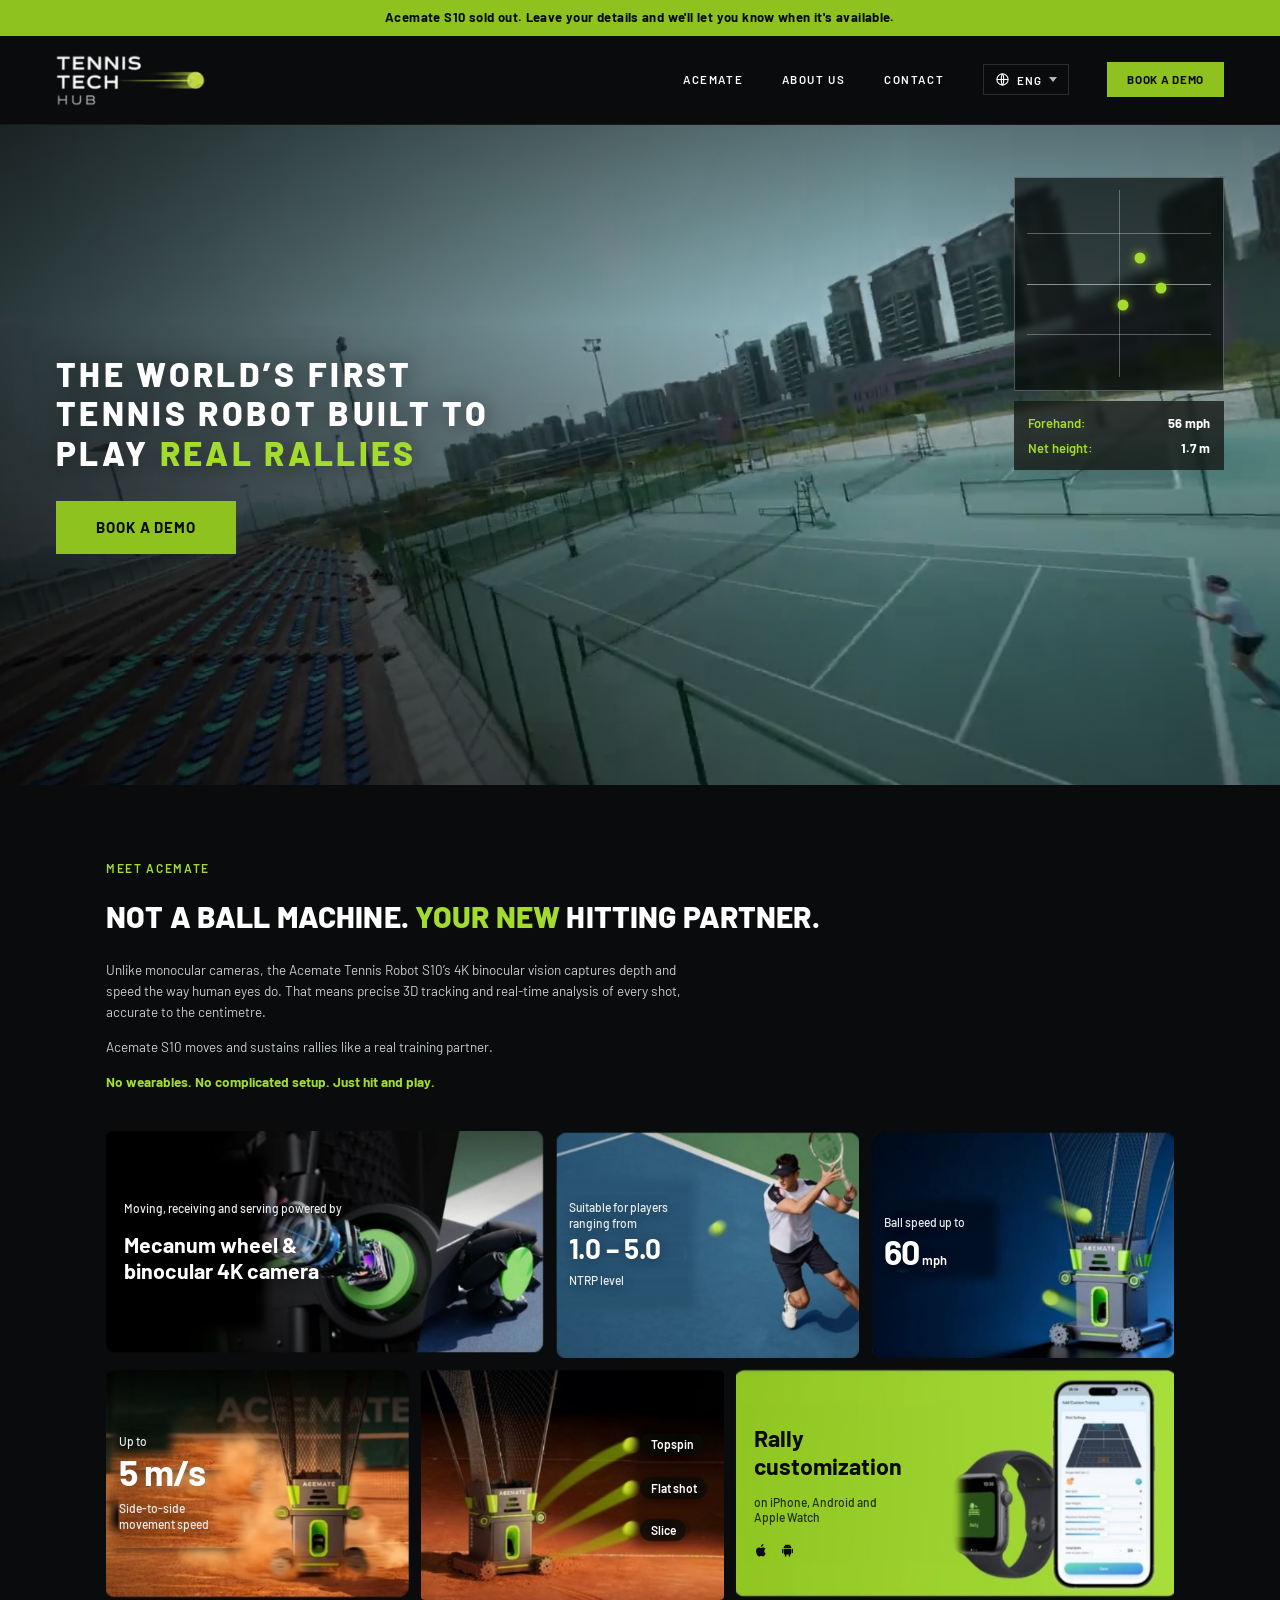
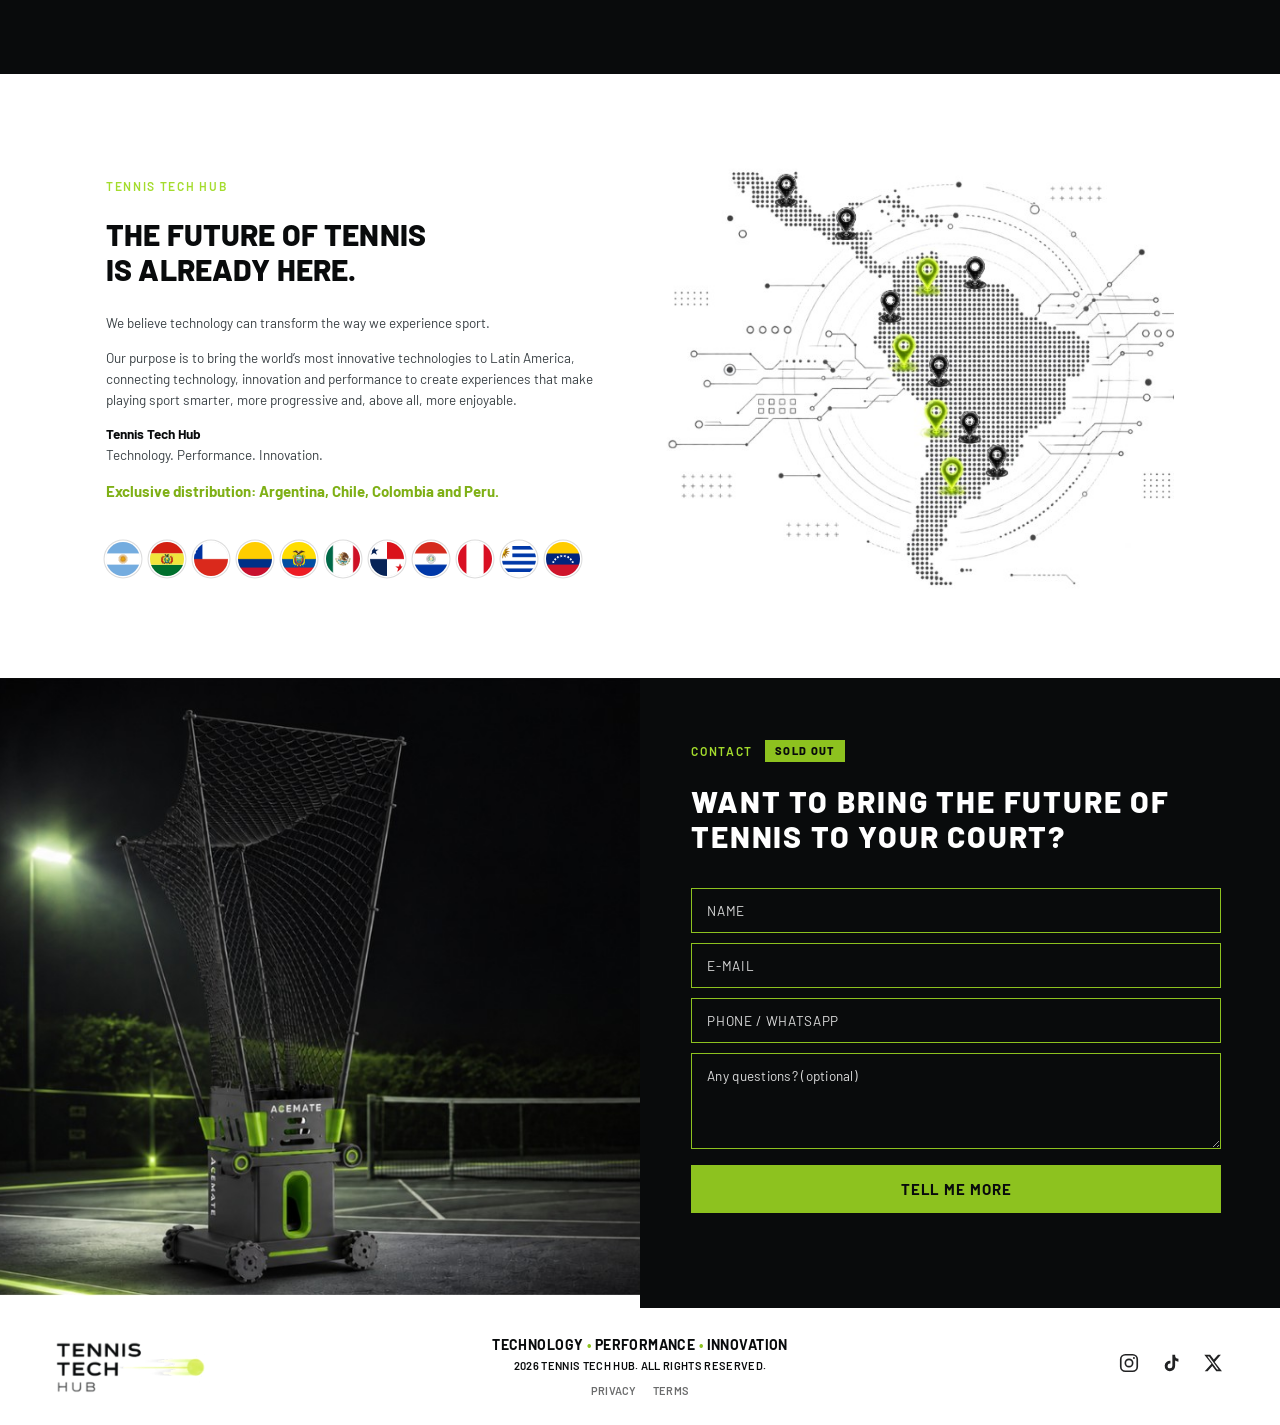
<file: index.html>
<!DOCTYPE html>
<html lang="es">
<head>
<meta charset="utf-8">
<meta name="viewport" content="width=device-width, initial-scale=1">

<!-- Google Tag Manager -->
<script>(function(w,d,s,l,i){w[l]=w[l]||[];w[l].push({'gtm.start':
new Date().getTime(),event:'gtm.js'});var f=d.getElementsByTagName(s)[0],
j=d.createElement(s),dl=l!='dataLayer'?'&l='+l:'';j.async=true;j.src=
'https://www.googletagmanager.com/gtm.js?id='+i+dl;f.parentNode.insertBefore(j,f);
})(window,document,'script','dataLayer','GTM-KNBVBHBR');</script>
<!-- End Google Tag Manager -->
<title>Tennis Tech Hub — El primer robot de tenis del mundo para jugar rallies reales</title>
<meta name="description" content="Acemate Tennis Robot S10. Visión binocular 4K, rallies reales, sin wearables. Distribución exclusiva para Argentina, Chile, Colombia y Perú.">
<link rel="icon" href="assets/favicon.svg" type="image/svg+xml">
<link rel="icon" href="assets/favicon-32.png" sizes="32x32">
<link rel="apple-touch-icon" href="assets/favicon-180.png">
<link rel="preconnect" href="https://fonts.googleapis.com">
<link rel="preconnect" href="https://fonts.gstatic.com" crossorigin>
<link href="https://fonts.googleapis.com/css2?family=Barlow:wght@400;500;600;700;800&display=swap" rel="stylesheet">
<!-- ?v= is a cache buster. Cloudflare serves JS/CSS with max-age=14400, so a
     deploy does not reach returning visitors for four hours unless the URL
     changes. Bump this on every deploy that touches styles/i18n/main. -->
<link rel="stylesheet" href="styles.css?v=20261105a">
</head>
<body>

<!-- Google Tag Manager (noscript) -->
<noscript><iframe src="https://www.googletagmanager.com/ns.html?id=GTM-KNBVBHBR"
height="0" width="0" style="display:none;visibility:hidden"></iframe></noscript>
<!-- End Google Tag Manager (noscript) -->

<!-- Sold-out notice. Delete this block (and .contact__status's badge on
     index.html) when stock is back. -->
<div class="soldout">
  <a class="soldout__link" href="#contacto" data-i18n="soldout.banner">Acemate S10 agotado. Déjanos tus datos y te avisamos cuando haya disponibilidad.</a>
</div>

<!-- ───────────────────────── NAV ───────────────────────── -->
<header class="nav" id="top">
  <div class="nav__inner">
    <a class="nav__logo" href="#top" aria-label="Tennis Tech Hub">
      <img src="assets/logo.png" alt="Tennis Tech Hub">
    </a>

    <!-- In the bar, not inside the collapsible menu, so it is one tap away on
         mobile. Each option is labelled in its own language, so a speaker
         recognises theirs without needing to read the others. -->
    <div class="langpicker" id="langpicker">
      <button class="langpicker__btn" id="langbtn" aria-haspopup="listbox" aria-expanded="false" aria-label="Idioma / Language">
        <svg class="langpicker__globe" viewBox="0 0 24 24" fill="none" stroke="currentColor" stroke-width="1.7" aria-hidden="true">
          <circle cx="12" cy="12" r="9"/><path d="M3 12h18M12 3c2.6 2.6 2.6 15.4 0 18M12 3c-2.6 2.6-2.6 15.4 0 18"/>
        </svg>
        <span id="langlabel">ESP</span>
        <svg class="langpicker__caret" viewBox="0 0 10 6" aria-hidden="true"><path d="M0 0l5 6 5-6z" fill="currentColor"/></svg>
      </button>
      <ul class="langpicker__list" role="listbox" aria-label="Idioma / Language">
        <li><button type="button" role="option" aria-selected="true"  data-lang="es"><span class="langpicker__abbr">ESP</span>Español</button></li>
        <li><button type="button" role="option" aria-selected="false" data-lang="en"><span class="langpicker__abbr">ENG</span>English</button></li>
      </ul>
    </div>

    <button class="nav__burger" id="burger" aria-expanded="false" aria-controls="navmenu" aria-label="Menú">
      <span></span><span></span><span></span>
    </button>

    <nav class="nav__menu" id="navmenu">
      <a href="#acemate"  data-i18n="nav.acemate">Acemate</a>
      <a href="#nosotros" data-i18n="nav.about">Nosotros</a>
      <a href="#contacto" data-i18n="nav.contact">Contacto</a>

      <a class="btn btn--sm" href="#contacto" data-i18n="nav.cta">Agenda una demo</a>
    </nav>
  </div>
</header>

<!-- ───────────────────────── HERO ───────────────────────── -->
<section class="hero">
  <!-- src + poster are set by main.js so the portrait cut goes to phones and the
       landscape cut to everything else, and neither downloads on the wrong one. -->
  <video class="hero__bg" id="herovideo"
         autoplay muted loop playsinline preload="none"
         poster="assets/hero-poster.jpg"
         data-src-desktop="assets/video/hero-desktop.mp4"
         data-src-mobile="assets/video/hero-mobile.mp4"
         data-poster-desktop="assets/hero-poster.jpg"
         data-poster-mobile="assets/hero-poster-mobile.jpg"></video>
  <div class="hero__scrim"></div>

  <!-- 3D tracking overlay -->
  <aside class="track" aria-hidden="true">
    <div class="track__court">
      <span class="track__line track__line--net"></span>
      <span class="track__line track__line--centre"></span>
      <span class="track__line track__line--serve1"></span>
      <span class="track__line track__line--serve2"></span>
      <i class="track__ball" style="left:60%;top:38%"></i>
      <i class="track__ball" style="left:70%;top:52%"></i>
      <i class="track__ball" style="left:52%;top:60%"></i>
    </div>
    <dl class="track__stats">
      <div><dt data-i18n="hero.stat1">Derecha:</dt><dd data-i18n="hero.stat1v">90 km/h</dd></div>
      <div><dt data-i18n="hero.stat2">Altura de red:</dt><dd data-i18n="hero.stat2v">1,7 m</dd></div>
    </dl>
  </aside>

  <div class="hero__copy">
    <h1 data-i18n-html="hero.title">El primer robot de<br>tenis del mundo para<br>jugar <em>rallies reales</em></h1>
    <a class="btn btn--lg" href="#contacto" data-i18n="hero.cta">Agenda una demo</a>
  </div>
</section>

<!-- ───────────────────────── ACEMATE ───────────────────────── -->
<section class="sec sec--dark" id="acemate">
  <div class="wrap">
    <p class="eyebrow" data-i18n="acemate.eyebrow">Conoce Acemate</p>
    <h2 class="h2" data-i18n-html="acemate.title">No es una lanzapelotas. <em>Es tu nuevo</em> compañero de juego.</h2>

    <div class="prose">
      <p data-i18n="acemate.p1">A diferencia de las cámaras monoculares, la visión binocular 4K del Acemate Tennis Robot S10 captura profundidad y velocidad, al igual que los ojos humanos. Esto permite un seguimiento 3D preciso y un análisis de cada golpe en tiempo real, con precisión a nivel de centímetros.</p>
      <p data-i18n="acemate.p2">Acemate S10 se mueve y mantiene rallies como un compañero de entrenamiento real.</p>
      <p class="accent" data-i18n="acemate.p3">Sin wearables. Sin configuraciones complicadas. Solo golpea y juega.</p>
    </div>

    <!-- The comps had these captions burned into the artwork in English. They are
         painted out (see tools/build_assets.py) and set as live text instead. -->
    <div class="bento">
      <figure class="bento__card bento__card--a">
        <img src="assets/card-mecanum.jpg" alt="Rueda Mecanum y módulo de cámara del Acemate S10" loading="lazy">
        <figcaption class="cap">
          <p class="cap__kicker" data-i18n="card.mecanum.kicker">Movimiento, recepción y saque impulsados por</p>
          <p class="cap__title"  data-i18n-html="card.mecanum.title">Rueda Mecanum y<br>cámara binocular 4K</p>
        </figcaption>
      </figure>

      <figure class="bento__card bento__card--b">
        <img src="assets/card-ntrp.jpg" alt="Jugador golpeando una derecha en pista dura" loading="lazy">
        <figcaption class="cap">
          <p class="cap__kicker" data-i18n-html="card.ntrp.kicker">Apto para jugadores<br>de nivel</p>
          <p class="cap__big">1.0 – 5.0</p>
          <p class="cap__sub" data-i18n="card.ntrp.sub">Nivel NTRP</p>
        </figcaption>
      </figure>

      <figure class="bento__card bento__card--c">
        <img src="assets/card-speed.jpg" alt="Acemate S10 lanzando pelotas" loading="lazy">
        <figcaption class="cap">
          <p class="cap__kicker" data-i18n="card.speed.kicker">Velocidad de bola de hasta</p>
          <p class="cap__big" data-i18n-html="card.speed.value">97<span class="cap__unit">km/h</span></p>
        </figcaption>
      </figure>

      <figure class="bento__card bento__card--d">
        <img src="assets/card-movement.jpg" alt="Acemate S10 desplazándose sobre tierra batida" loading="lazy">
        <figcaption class="cap">
          <p class="cap__kicker" data-i18n="card.movement.kicker">Hasta</p>
          <p class="cap__big">5 m/s</p>
          <p class="cap__sub" data-i18n-html="card.movement.sub">Velocidad de<br>desplazamiento lateral</p>
        </figcaption>
      </figure>

      <figure class="bento__card bento__card--e">
        <img src="assets/card-spin.jpg" alt="Trayectorias de tres efectos distintos saliendo del Acemate S10" loading="lazy">
        <!-- pinned to the ball at the end of each trajectory in the artwork -->
        <figcaption class="cap cap--pins">
          <span class="pin" style="--x:72.4%; --y:32.6%" data-i18n="card.spin.topspin">Liftado</span>
          <span class="pin" style="--x:72.4%; --y:51.5%" data-i18n="card.spin.flat">Plano</span>
          <span class="pin" style="--x:72.4%; --y:69.7%" data-i18n="card.spin.slice">Cortado</span>
        </figcaption>
      </figure>

      <figure class="bento__card bento__card--f">
        <img src="assets/card-rally.jpg" alt="La app de Acemate en iPhone y Apple Watch" loading="lazy">
        <figcaption class="cap">
          <p class="cap__title" data-i18n-html="card.rally.title">Rallies<br>personalizados</p>
          <p class="cap__sub"   data-i18n-html="card.rally.sub">en iPhone, Android y<br>Apple Watch</p>
          <p class="cap__os" aria-hidden="true">
            <svg viewBox="0 0 24 24" fill="currentColor"><path d="M16.4 12.7c0-2.4 2-3.6 2.1-3.6-1.1-1.7-2.9-1.9-3.6-1.9-1.5-.2-3 .9-3.7.9-.8 0-1.9-.9-3.2-.9-1.6 0-3.1.9-4 2.4-1.7 3-.4 7.3 1.2 9.7.8 1.2 1.8 2.5 3 2.4 1.2 0 1.7-.8 3.1-.8 1.5 0 1.9.8 3.2.7 1.3 0 2.2-1.2 3-2.4.9-1.4 1.3-2.7 1.3-2.8-.1 0-2.4-.9-2.4-3.7zM14 4.9c.7-.8 1.1-2 1-3.2-1 0-2.3.7-3 1.5-.7.7-1.2 1.9-1.1 3.1 1.1.1 2.3-.6 3.1-1.4z"/></svg>
            <svg viewBox="0 0 24 24" fill="currentColor"><path d="M17.1 9.3H6.9c-.4 0-.7.3-.7.7v7.6c0 .5.4.9.9.9h.8v2.4c0 .6.5 1.1 1.1 1.1s1.1-.5 1.1-1.1v-2.4h3.8v2.4c0 .6.5 1.1 1.1 1.1s1.1-.5 1.1-1.1v-2.4h.8c.5 0 .9-.4.9-.9V10c0-.4-.3-.7-.7-.7zM4.3 9.2c-.6 0-1.1.5-1.1 1.1v5c0 .6.5 1.1 1.1 1.1s1.1-.5 1.1-1.1v-5c0-.6-.5-1.1-1.1-1.1zm15.4 0c-.6 0-1.1.5-1.1 1.1v5c0 .6.5 1.1 1.1 1.1s1.1-.5 1.1-1.1v-5c0-.6-.5-1.1-1.1-1.1zM15.5 3.6l.9-1.4c.1-.1 0-.3-.1-.3-.1-.1-.3 0-.3.1l-.9 1.4c-.9-.4-1.9-.6-3-.6s-2.1.2-3 .6l-.9-1.4c-.1-.1-.2-.2-.3-.1-.1 0-.2.2-.1.3l.9 1.4c-1.7 1-2.8 2.6-2.8 4.4h12.5c0-1.8-1.1-3.4-2.9-4.4zM9.5 6.2c-.3 0-.5-.2-.5-.5s.2-.5.5-.5.5.2.5.5-.2.5-.5.5zm5 0c-.3 0-.5-.2-.5-.5s.2-.5.5-.5.5.2.5.5-.2.5-.5.5z"/></svg>
          </p>
        </figcaption>
      </figure>
    </div>
  </div>
</section>

<!-- ───────────────────────── NOSOTROS ───────────────────────── -->
<section class="sec sec--light" id="nosotros">
  <div class="wrap about">
    <div class="about__copy">
      <p class="eyebrow" data-i18n="about.eyebrow">Tennis Tech Hub</p>
      <h2 class="h2 h2--dark" data-i18n-html="about.title">El futuro del tenis<br>ya está aquí.</h2>

      <div class="prose prose--dark">
        <p data-i18n="about.p1">Creemos que la tecnología puede transformar la manera en que vivimos el deporte.</p>
        <p data-i18n="about.p2">Nuestro propósito es acercar a América Latina las tecnologías más innovadoras del mundo, conectando tecnología, innovación y rendimiento para crear experiencias que hagan de la práctica deportiva algo más inteligente, evolutivo y, sobre todo, placentero.</p>
        <p><strong>Tennis Tech Hub</strong><br><span data-i18n="about.tagline">Technology. Performance. Innovation.</span></p>
        <p class="accent accent--dark" data-i18n="about.dist">Distribución exclusiva: Argentina, Chile, Colombia y Perú.</p>
      </div>

      <!-- Local PNGs, not flag emoji: Windows has no emoji-flag glyphs and falls
           back to rendering the two-letter country code. -->
      <ul class="flags" aria-label="Países">
        <li><img src="assets/flags/ar.png" alt="Argentina" loading="lazy"></li>
        <li><img src="assets/flags/bo.png" alt="Bolivia" loading="lazy"></li>
        <li><img src="assets/flags/cl.png" alt="Chile" loading="lazy"></li>
        <li><img src="assets/flags/co.png" alt="Colombia" loading="lazy"></li>
        <li><img src="assets/flags/ec.png" alt="Ecuador" loading="lazy"></li>
        <li><img src="assets/flags/mx.png" alt="México" loading="lazy"></li>
        <li><img src="assets/flags/pa.png" alt="Panamá" loading="lazy"></li>
        <li><img src="assets/flags/py.png" alt="Paraguay" loading="lazy"></li>
        <li><img src="assets/flags/pe.png" alt="Perú" loading="lazy"></li>
        <li><img src="assets/flags/uy.png" alt="Uruguay" loading="lazy"></li>
        <li><img src="assets/flags/ve.png" alt="Venezuela" loading="lazy"></li>
      </ul>
    </div>

    <div class="about__map">
      <img src="assets/latam-map.jpg" alt="Mapa de presencia en América Latina" loading="lazy">
    </div>
  </div>
</section>

<!-- ───────────────────────── CONTACTO ───────────────────────── -->
<section class="sec sec--contact" id="contacto">
  <div class="contact">
    <div class="contact__media">
      <img src="assets/contact-robot.jpg" alt="Acemate Tennis Robot S10 en cancha" loading="lazy">
    </div>

    <div class="contact__panel">
      <div class="contact__status">
        <p class="eyebrow" data-i18n="contact.eyebrow">Contacto</p>
        <span class="soldout-badge" data-i18n="soldout.badge">Agotado</span>
      </div>
      <h2 class="h2 h2--track" data-i18n="contact.title">¿Quieres llevar el futuro del tenis a tu cancha?</h2>

      <form id="demoform" novalidate>
        <!-- FormSubmit control fields. _honey is a spam trap: real people never
             fill a hidden input, bots fill everything. -->
        <input type="text" name="_honey" tabindex="-1" autocomplete="off" hidden>
        <input type="hidden" name="_subject" value="Tennis Tech Hub — nuevo lead">
        <input type="hidden" name="_captcha" value="false">
        <input type="hidden" name="_template" value="table">
        <!-- Copy recipients. The primary inbox is the hash in LEAD_ENDPOINT;
             everyone here gets a copy. Comma-separated, no spaces. -->
        <input type="hidden" name="_cc" value="levy@clicktarget.com.br,contact@tennistechhub.com">
        <input type="hidden" name="idioma" id="form-lang" value="es">

        <input type="text"  name="nombre"   data-i18n-ph="form.name" placeholder="Nombre" autocomplete="name" required>

        <!-- Neither contact field is `required` on its own: the ask is e-mail OR
             phone, which HTML validation cannot express, so main.js enforces
             "at least one" and the browser still checks the format of whichever
             they fill. -->
        <input type="email" name="email"    data-i18n-ph="form.email" placeholder="E-mail" autocomplete="email">
        <input type="tel"   name="telefono" data-i18n-ph="form.phone" placeholder="Teléfono / WhatsApp" autocomplete="tel">
        <textarea name="mensaje" rows="4" data-i18n-ph="form.questions" placeholder="¿Alguna pregunta? (opcional)"></textarea>

        <button class="btn btn--block" type="submit" data-i18n="form.submit">Quiero saber más</button>
        <p class="formnote" id="formnote" role="status"></p>
      </form>
    </div>
  </div>
</section>

<!-- ───────────────────────── FOOTER ───────────────────────── -->
<footer class="footer">
  <div class="footer__inner">
    <a class="footer__logo" href="#top"><img src="assets/logo-dark.png" alt="Tennis Tech Hub"></a>

    <div class="footer__mid">
      <p class="footer__claim">Technology <span>•</span> Performance <span>•</span> Innovation</p>
      <p class="footer__legal" data-i18n="footer.rights">2026 Tennis Tech Hub. Todos los derechos reservados.</p>
      <ul class="footer__links">
        <li><a href="privacy.html" data-i18n="footer.privacy">Privacidad</a></li>
        <li><a href="terms.html"     data-i18n="footer.terms">Términos</a></li>
      </ul>
    </div>

    <ul class="social">
      <li><a href="#" aria-label="Instagram"><svg viewBox="0 0 24 24" fill="none" stroke="currentColor" stroke-width="1.8"><rect x="3" y="3" width="18" height="18" rx="5"/><circle cx="12" cy="12" r="4"/><circle cx="17.4" cy="6.6" r="1.1" fill="currentColor" stroke="none"/></svg></a></li>
      <li><a href="#" aria-label="TikTok"><svg viewBox="0 0 24 24" fill="currentColor"><path d="M16.5 3h-3v12.2a2.6 2.6 0 1 1-2.1-2.55V9.5a5.7 5.7 0 1 0 5.1 5.67V9.4a6.6 6.6 0 0 0 3.6 1.1V7.4a3.7 3.7 0 0 1-3.6-3.6z"/></svg></a></li>
      <li><a href="#" aria-label="X"><svg viewBox="0 0 24 24" fill="currentColor"><path d="M17.5 3h3.1l-6.8 7.8L21.8 21h-6.2l-4.4-5.8L6.1 21H3l7.3-8.3L2.5 3h6.4l4 5.3L17.5 3zm-1.1 16.1h1.7L7.7 4.8H5.9l10.5 14.3z"/></svg></a></li>
    </ul>
  </div>
</footer>

<script src="i18n.js?v=20261105a"></script>
<script src="main.js?v=20260909a"></script>
</body>
</html>
</file>
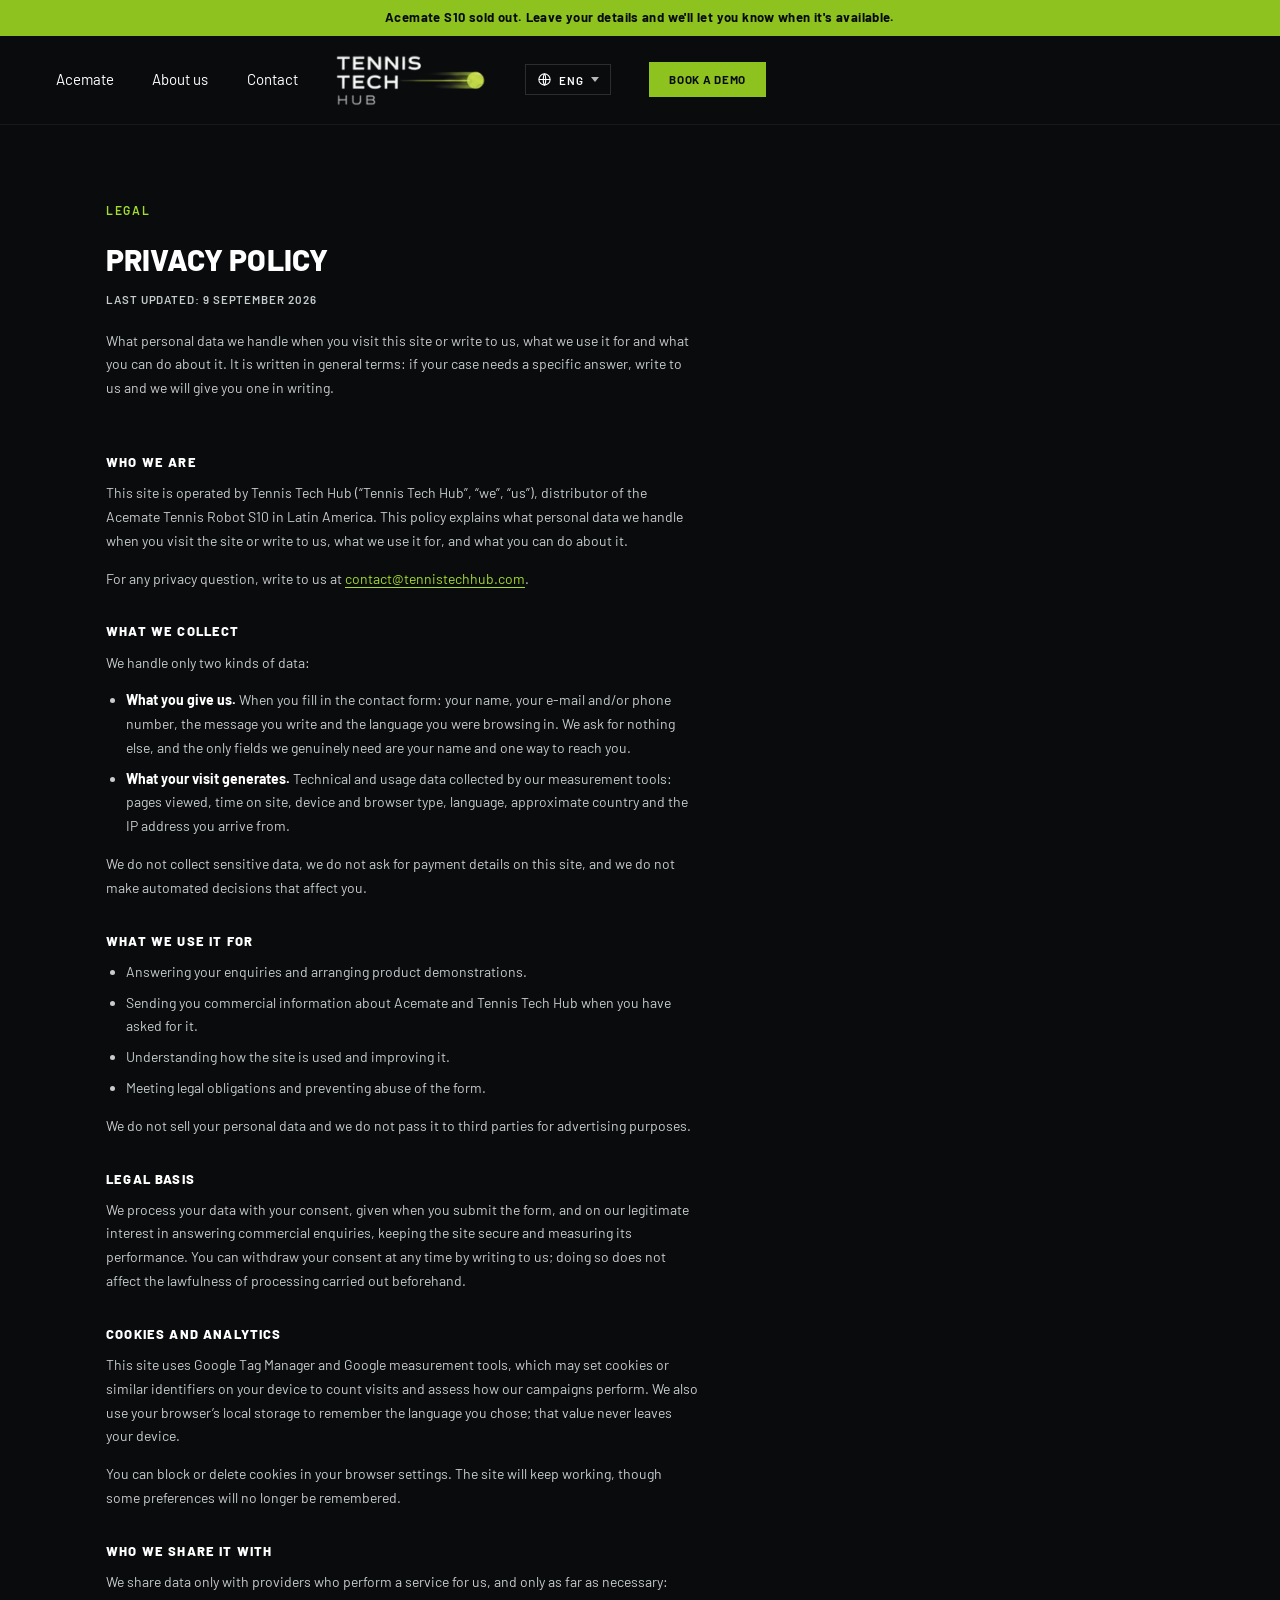
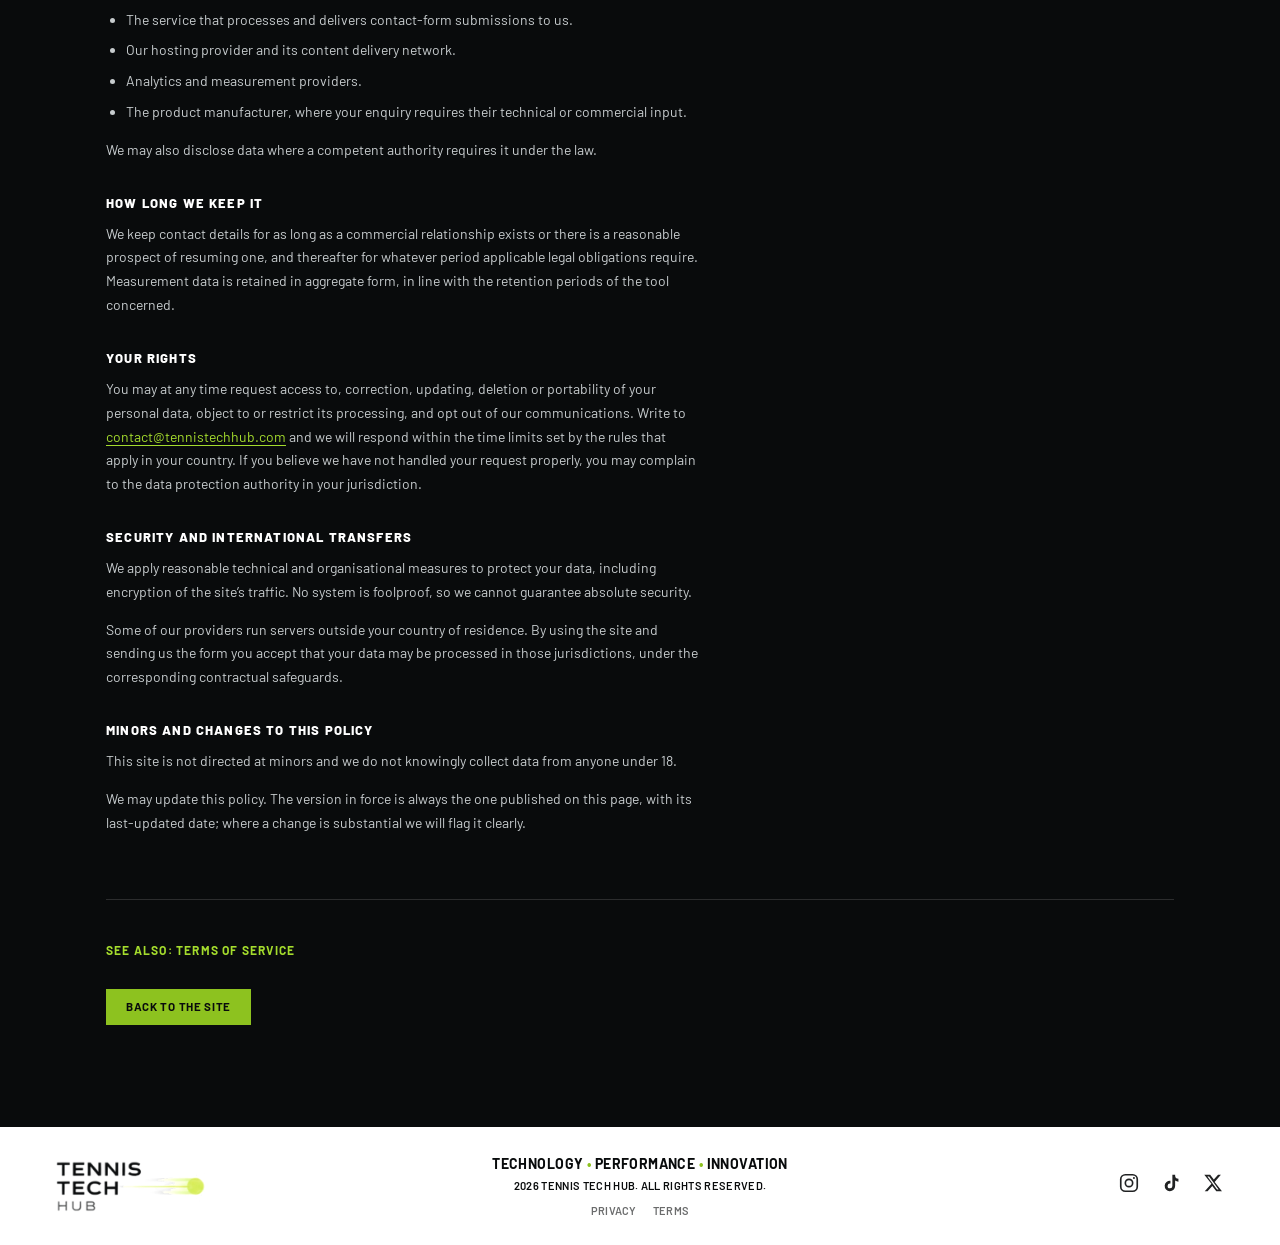
<file: privacy.html>
<!DOCTYPE html>
<html lang="es">
<head>
<meta charset="utf-8">
<meta name="viewport" content="width=device-width, initial-scale=1">

<!-- Google Tag Manager -->
<script>(function(w,d,s,l,i){w[l]=w[l]||[];w[l].push({'gtm.start':
new Date().getTime(),event:'gtm.js'});var f=d.getElementsByTagName(s)[0],
j=d.createElement(s),dl=l!='dataLayer'?'&l='+l:'';j.async=true;j.src=
'https://www.googletagmanager.com/gtm.js?id='+i+dl;f.parentNode.insertBefore(j,f);
})(window,document,'script','dataLayer','GTM-KNBVBHBR');</script>
<!-- End Google Tag Manager -->
<title data-i18n="legal.privacy.doctitle">Política de Privacidad — Tennis Tech Hub</title>
<meta name="description" content="Política de Privacidad de Tennis Tech Hub: qué datos tratamos, para qué y cuáles son tus derechos.">
<!-- A legal page has no business competing with the landing page in search. -->
<meta name="robots" content="noindex, follow">
<link rel="icon" href="assets/favicon.svg" type="image/svg+xml">
<link rel="icon" href="assets/favicon-32.png" sizes="32x32">
<link rel="apple-touch-icon" href="assets/favicon-180.png">
<link rel="preconnect" href="https://fonts.googleapis.com">
<link rel="preconnect" href="https://fonts.gstatic.com" crossorigin>
<link href="https://fonts.googleapis.com/css2?family=Barlow:wght@400;500;600;700;800&display=swap" rel="stylesheet">
<link rel="stylesheet" href="styles.css?v=20261105a">
</head>
<body>

<!-- Google Tag Manager (noscript) -->
<noscript><iframe src="https://www.googletagmanager.com/ns.html?id=GTM-KNBVBHBR"
height="0" width="0" style="display:none;visibility:hidden"></iframe></noscript>
<!-- End Google Tag Manager (noscript) -->

<!-- ───────────────────────── NAV ─────────────────────────
     Same bar as the landing page. The section links point back at index.html
     because there are no such sections here. -->
<!-- Sold-out notice. Delete this block (and .contact__status's badge on
     index.html) when stock is back. -->
<div class="soldout">
  <a class="soldout__link" href="index.html#contacto" data-i18n="soldout.banner">Acemate S10 agotado. Déjanos tus datos y te avisamos cuando haya disponibilidad.</a>
</div>

<header class="nav" id="top">
  <div class="nav__inner">
    <a class="nav__logo" href="index.html" aria-label="Tennis Tech Hub">
      <img src="assets/logo.png" alt="Tennis Tech Hub">
    </a>

    <div class="langpicker" id="langpicker">
      <button class="langpicker__btn" id="langbtn" aria-haspopup="listbox" aria-expanded="false" aria-label="Idioma / Language">
        <svg class="langpicker__globe" viewBox="0 0 24 24" fill="none" stroke="currentColor" stroke-width="1.7" aria-hidden="true">
          <circle cx="12" cy="12" r="9"/><path d="M3 12h18M12 3c2.6 2.6 2.6 15.4 0 18M12 3c-2.6 2.6-2.6 15.4 0 18"/>
        </svg>
        <span id="langlabel">ESP</span>
        <svg class="langpicker__caret" viewBox="0 0 10 6" aria-hidden="true"><path d="M0 0l5 6 5-6z" fill="currentColor"/></svg>
      </button>
      <ul class="langpicker__list" role="listbox" aria-label="Idioma / Language">
        <li><button type="button" role="option" aria-selected="true"  data-lang="es"><span class="langpicker__abbr">ESP</span>Español</button></li>
        <li><button type="button" role="option" aria-selected="false" data-lang="en"><span class="langpicker__abbr">ENG</span>English</button></li>
      </ul>
    </div>

    <button class="nav__burger" id="burger" aria-expanded="false" aria-controls="navmenu" aria-label="Menú">
      <span></span><span></span><span></span>
    </button>

    <nav class="nav__menu" id="navmenu">
      <a href="index.html#acemate"  data-i18n="nav.acemate">Acemate</a>
      <a href="index.html#nosotros" data-i18n="nav.about">Nosotros</a>
      <a href="index.html#contacto" data-i18n="nav.contact">Contacto</a>

      <a class="btn btn--sm" href="index.html#contacto" data-i18n="nav.cta">Agenda una demo</a>
    </nav>
  </div>
</header>

<!-- ───────────────────────── PRIVACY POLICY ───────────────────────── -->
<main class="legal">
  <div class="wrap">

    <header class="legal__head">
      <p class="eyebrow" data-i18n="legal.eyebrow">Legal</p>
      <h1 class="h2 legal__title" data-i18n="legal.privacy.h">Política de Privacidad</h1>
      <p class="legal__updated" data-i18n="legal.updated">Última actualización: 9 de septiembre de 2026</p>
      <div class="prose">
        <p data-i18n="legal.privacy.intro">Qué datos personales tratamos cuando visitas este sitio o nos escribes, para qué los usamos y qué puedes hacer al respecto. Es un texto general: si tu caso necesita una respuesta concreta, escríbenos y te la damos por escrito.</p>
      </div>
    </header>

    <div class="prose">
      <h3 data-i18n="legal.p1.h">Quiénes somos</h3>
      <div data-i18n-html="legal.p1.b">
        <p>Este sitio es operado por Tennis Tech Hub («Tennis Tech Hub», «nosotros»), distribuidor del Acemate Tennis Robot S10 en América Latina. Esta política explica qué datos personales tratamos cuando visitas el sitio o nos escribes, para qué los usamos y qué puedes hacer al respecto.</p>
        <p>Para cualquier consulta sobre privacidad, escríbenos a <a href="mailto:contact@tennistechhub.com">contact@tennistechhub.com</a>.</p>
      </div>

      <h3 data-i18n="legal.p2.h">Qué datos recopilamos</h3>
      <div data-i18n-html="legal.p2.b">
        <p>Solo tratamos dos tipos de datos:</p>
        <ul><li><strong>Los que nos entregas.</strong> Al completar el formulario de contacto: tu nombre, tu e-mail y/o tu teléfono, el mensaje que escribas y el idioma en que navegabas. No pedimos ningún otro dato, y los únicos campos imprescindibles son tu nombre y una forma de contacto.</li><li><strong>Los que genera tu visita.</strong> Datos técnicos y de uso recogidos por nuestras herramientas de medición: páginas vistas, tiempo en el sitio, tipo de dispositivo y navegador, idioma, país aproximado y la dirección IP desde la que llegas.</li></ul>
        <p>No recopilamos datos sensibles, no solicitamos información de pago en este sitio y no tomamos decisiones automatizadas que te afecten.</p>
      </div>

      <h3 data-i18n="legal.p3.h">Para qué los usamos</h3>
      <div data-i18n-html="legal.p3.b">
        <ul><li>Responder tus consultas y coordinar demostraciones del producto.</li><li>Enviarte información comercial sobre Acemate y Tennis Tech Hub cuando nos la has pedido.</li><li>Entender cómo se usa el sitio y mejorarlo.</li><li>Cumplir obligaciones legales y prevenir el uso abusivo del formulario.</li></ul>
        <p>No vendemos tus datos personales ni los cedemos a terceros con fines publicitarios.</p>
      </div>

      <h3 data-i18n="legal.p4.h">Base legal</h3>
      <div data-i18n-html="legal.p4.b">
        <p>Tratamos tus datos con tu consentimiento, que otorgas al enviarnos el formulario, y por nuestro interés legítimo en responder consultas comerciales, mantener el sitio seguro y medir su rendimiento. Puedes retirar tu consentimiento en cualquier momento escribiéndonos; ello no afecta la licitud del tratamiento anterior.</p>
      </div>

      <h3 data-i18n="legal.p5.h">Cookies y analítica</h3>
      <div data-i18n-html="legal.p5.b">
        <p>Este sitio usa Google Tag Manager y herramientas de medición de Google, que pueden instalar cookies o identificadores similares en tu dispositivo para contar visitas y evaluar el rendimiento de nuestras campañas. También usamos el almacenamiento local de tu navegador para recordar el idioma que elegiste; ese dato no sale de tu dispositivo.</p>
        <p>Puedes bloquear o borrar las cookies desde la configuración de tu navegador. El sitio seguirá funcionando, aunque algunas preferencias dejarán de recordarse.</p>
      </div>

      <h3 data-i18n="legal.p6.h">Con quién los compartimos</h3>
      <div data-i18n-html="legal.p6.b">
        <p>Compartimos datos únicamente con proveedores que nos prestan un servicio, y solo en la medida necesaria:</p>
        <ul><li>El servicio que procesa y nos entrega los envíos del formulario de contacto.</li><li>Nuestro proveedor de alojamiento y su red de distribución de contenidos.</li><li>Proveedores de analítica y medición.</li><li>El fabricante del producto, cuando tu consulta requiere su intervención técnica o comercial.</li></ul>
        <p>También podemos entregar datos cuando una autoridad competente lo exija conforme a la ley.</p>
      </div>

      <h3 data-i18n="legal.p7.h">Cuánto tiempo los conservamos</h3>
      <div data-i18n-html="legal.p7.b">
        <p>Conservamos los datos de contacto mientras exista una relación comercial o un interés razonable en retomarla, y después durante el plazo que exijan las obligaciones legales aplicables. Los datos de medición se conservan de forma agregada, según los plazos de retención de la herramienta correspondiente.</p>
      </div>

      <h3 data-i18n="legal.p8.h">Tus derechos</h3>
      <div data-i18n-html="legal.p8.b">
        <p>Puedes solicitar en cualquier momento el acceso, la rectificación, la actualización, la supresión o la portabilidad de tus datos personales, oponerte a su tratamiento o limitarlo, y dejar de recibir nuestras comunicaciones. Escríbenos a <a href="mailto:contact@tennistechhub.com">contact@tennistechhub.com</a> y responderemos dentro de los plazos que fije la normativa aplicable en tu país. Si consideras que no atendimos bien tu solicitud, puedes reclamar ante la autoridad de protección de datos de tu jurisdicción.</p>
      </div>

      <h3 data-i18n="legal.p9.h">Seguridad y transferencias internacionales</h3>
      <div data-i18n-html="legal.p9.b">
        <p>Aplicamos medidas técnicas y organizativas razonables para proteger tus datos, incluido el cifrado del tráfico del sitio. Ningún sistema es infalible, de modo que no podemos garantizar una seguridad absoluta.</p>
        <p>Algunos de nuestros proveedores operan servidores fuera de tu país de residencia. Al usar el sitio y enviarnos el formulario aceptas que tus datos puedan tratarse en esas jurisdicciones, con las salvaguardas contractuales correspondientes.</p>
      </div>

      <h3 data-i18n="legal.p10.h">Menores y cambios en esta política</h3>
      <div data-i18n-html="legal.p10.b">
        <p>Este sitio no está dirigido a menores de edad y no recopilamos de forma consciente datos de personas menores de 18 años.</p>
        <p>Podemos actualizar esta política. La versión vigente es siempre la publicada en esta página, con su fecha de última actualización; si el cambio es sustancial, lo señalaremos de forma visible.</p>
      </div>
    </div>

    <p class="legal__also">
      <a href="terms.html" data-i18n="legal.see.terms">Ver también: Términos de Servicio</a>
    </p>

    <p class="legal__back">
      <a class="btn btn--sm" href="index.html" data-i18n="legal.back">Volver al inicio</a>
    </p>

  </div>
</main>

<!-- ───────────────────────── FOOTER ───────────────────────── -->
<footer class="footer">
  <div class="footer__inner">
    <a class="footer__logo" href="index.html"><img src="assets/logo-dark.png" alt="Tennis Tech Hub"></a>

    <div class="footer__mid">
      <p class="footer__claim">Technology <span>•</span> Performance <span>•</span> Innovation</p>
      <p class="footer__legal" data-i18n="footer.rights">2026 Tennis Tech Hub. Todos los derechos reservados.</p>
      <ul class="footer__links">
        <li><a href="privacy.html" aria-current="page" data-i18n="footer.privacy">Privacidad</a></li>
        <li><a href="terms.html"   data-i18n="footer.terms">Términos</a></li>
      </ul>
    </div>

    <ul class="social">
      <li><a href="#" aria-label="Instagram"><svg viewBox="0 0 24 24" fill="none" stroke="currentColor" stroke-width="1.8"><rect x="3" y="3" width="18" height="18" rx="5"/><circle cx="12" cy="12" r="4"/><circle cx="17.4" cy="6.6" r="1.1" fill="currentColor" stroke="none"/></svg></a></li>
      <li><a href="#" aria-label="TikTok"><svg viewBox="0 0 24 24" fill="currentColor"><path d="M16.5 3h-3v12.2a2.6 2.6 0 1 1-2.1-2.55V9.5a5.7 5.7 0 1 0 5.1 5.67V9.4a6.6 6.6 0 0 0 3.6 1.1V7.4a3.7 3.7 0 0 1-3.6-3.6z"/></svg></a></li>
      <li><a href="#" aria-label="X"><svg viewBox="0 0 24 24" fill="currentColor"><path d="M17.5 3h3.1l-6.8 7.8L21.8 21h-6.2l-4.4-5.8L6.1 21H3l7.3-8.3L2.5 3h6.4l4 5.3L17.5 3zm-1.1 16.1h1.7L7.7 4.8H5.9l10.5 14.3z"/></svg></a></li>
    </ul>
  </div>
</footer>

<script src="i18n.js?v=20261105a"></script>
<script src="main.js?v=20260909a"></script>
</body>
</html>
</file>
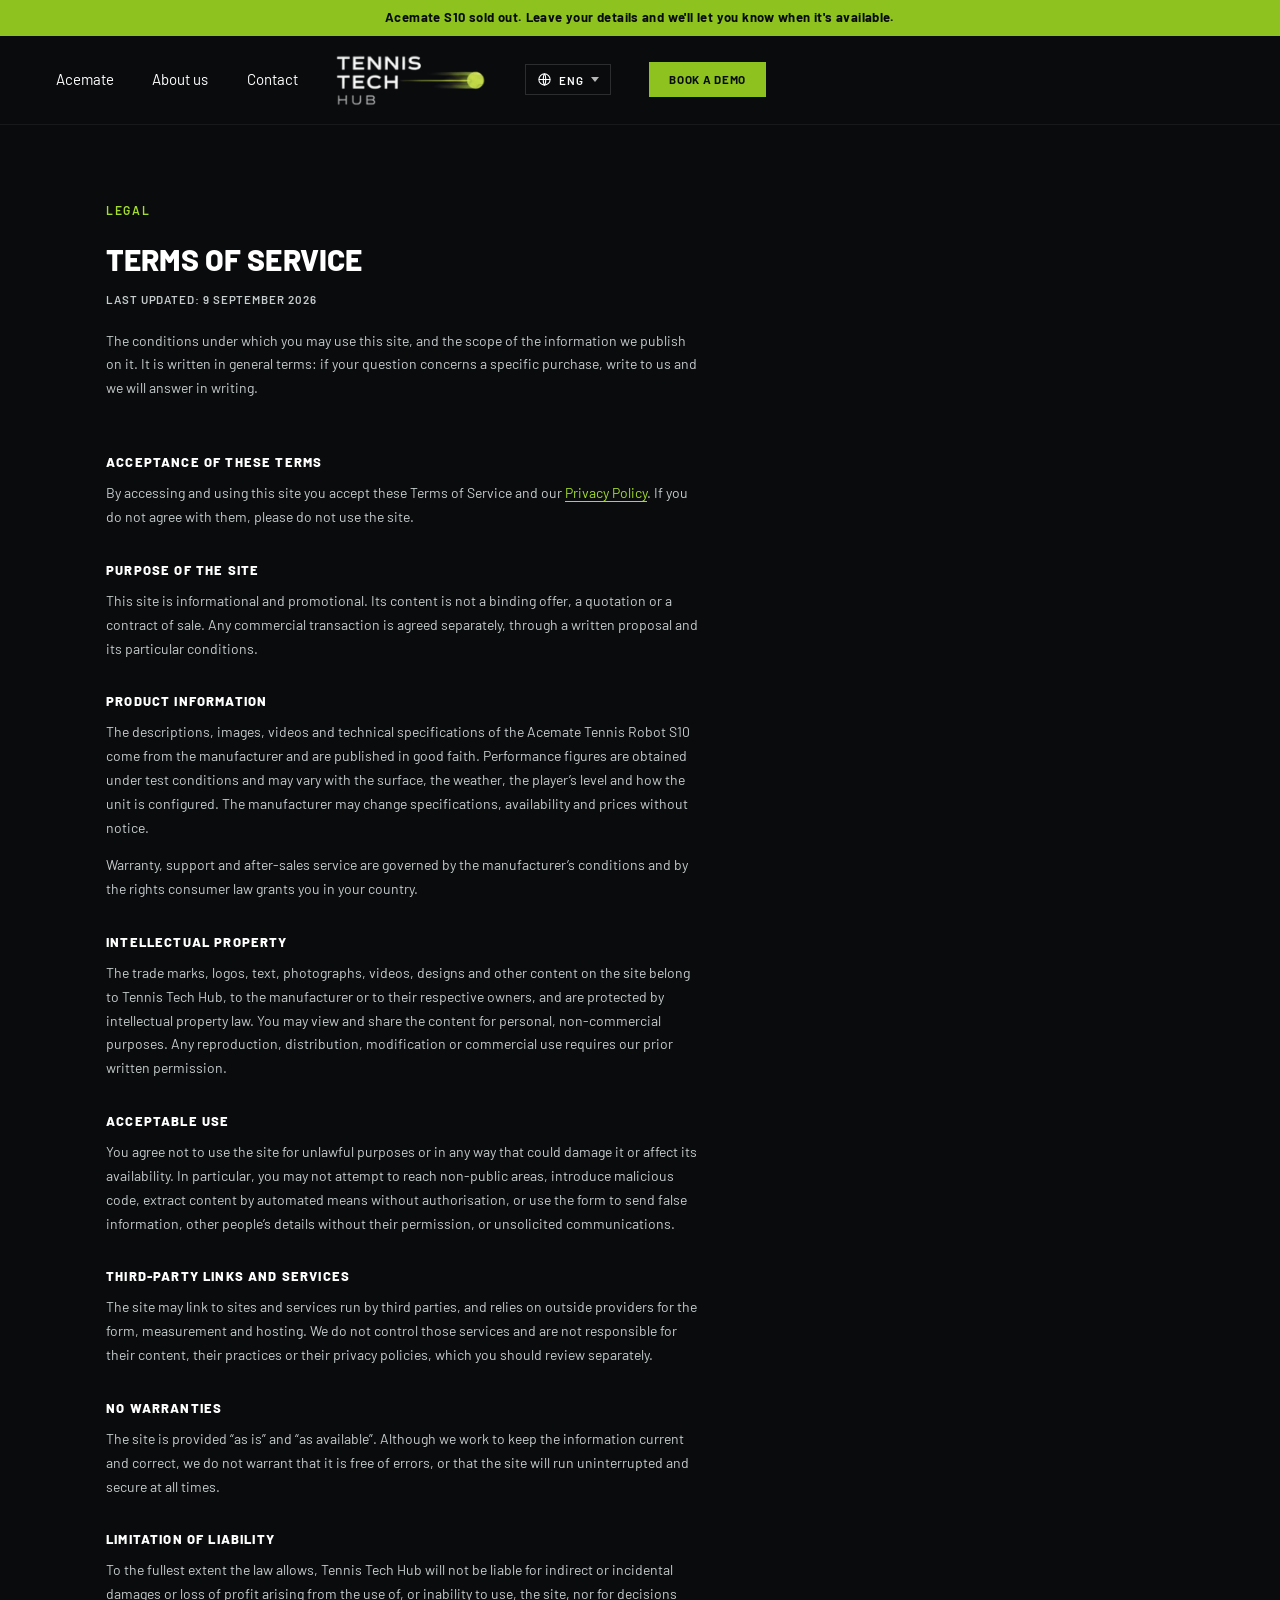
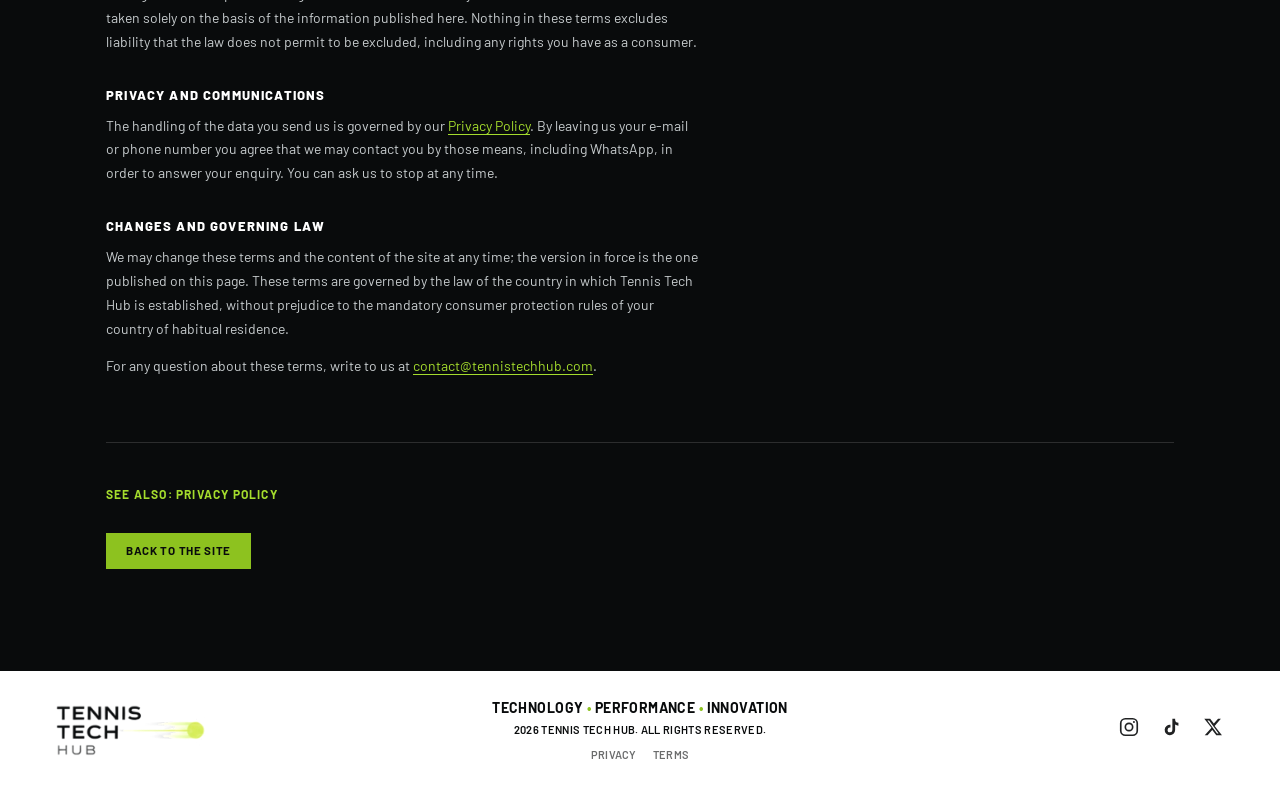
<file: terms.html>
<!DOCTYPE html>
<html lang="es">
<head>
<meta charset="utf-8">
<meta name="viewport" content="width=device-width, initial-scale=1">

<!-- Google Tag Manager -->
<script>(function(w,d,s,l,i){w[l]=w[l]||[];w[l].push({'gtm.start':
new Date().getTime(),event:'gtm.js'});var f=d.getElementsByTagName(s)[0],
j=d.createElement(s),dl=l!='dataLayer'?'&l='+l:'';j.async=true;j.src=
'https://www.googletagmanager.com/gtm.js?id='+i+dl;f.parentNode.insertBefore(j,f);
})(window,document,'script','dataLayer','GTM-KNBVBHBR');</script>
<!-- End Google Tag Manager -->
<title data-i18n="legal.terms.doctitle">Términos de Servicio — Tennis Tech Hub</title>
<meta name="description" content="Términos de Servicio de Tennis Tech Hub: condiciones de uso de este sitio y alcance de la información publicada.">
<!-- A legal page has no business competing with the landing page in search. -->
<meta name="robots" content="noindex, follow">
<link rel="icon" href="assets/favicon.svg" type="image/svg+xml">
<link rel="icon" href="assets/favicon-32.png" sizes="32x32">
<link rel="apple-touch-icon" href="assets/favicon-180.png">
<link rel="preconnect" href="https://fonts.googleapis.com">
<link rel="preconnect" href="https://fonts.gstatic.com" crossorigin>
<link href="https://fonts.googleapis.com/css2?family=Barlow:wght@400;500;600;700;800&display=swap" rel="stylesheet">
<link rel="stylesheet" href="styles.css?v=20261105a">
</head>
<body>

<!-- Google Tag Manager (noscript) -->
<noscript><iframe src="https://www.googletagmanager.com/ns.html?id=GTM-KNBVBHBR"
height="0" width="0" style="display:none;visibility:hidden"></iframe></noscript>
<!-- End Google Tag Manager (noscript) -->

<!-- ───────────────────────── NAV ─────────────────────────
     Same bar as the landing page. The section links point back at index.html
     because there are no such sections here. -->
<!-- Sold-out notice. Delete this block (and .contact__status's badge on
     index.html) when stock is back. -->
<div class="soldout">
  <a class="soldout__link" href="index.html#contacto" data-i18n="soldout.banner">Acemate S10 agotado. Déjanos tus datos y te avisamos cuando haya disponibilidad.</a>
</div>

<header class="nav" id="top">
  <div class="nav__inner">
    <a class="nav__logo" href="index.html" aria-label="Tennis Tech Hub">
      <img src="assets/logo.png" alt="Tennis Tech Hub">
    </a>

    <div class="langpicker" id="langpicker">
      <button class="langpicker__btn" id="langbtn" aria-haspopup="listbox" aria-expanded="false" aria-label="Idioma / Language">
        <svg class="langpicker__globe" viewBox="0 0 24 24" fill="none" stroke="currentColor" stroke-width="1.7" aria-hidden="true">
          <circle cx="12" cy="12" r="9"/><path d="M3 12h18M12 3c2.6 2.6 2.6 15.4 0 18M12 3c-2.6 2.6-2.6 15.4 0 18"/>
        </svg>
        <span id="langlabel">ESP</span>
        <svg class="langpicker__caret" viewBox="0 0 10 6" aria-hidden="true"><path d="M0 0l5 6 5-6z" fill="currentColor"/></svg>
      </button>
      <ul class="langpicker__list" role="listbox" aria-label="Idioma / Language">
        <li><button type="button" role="option" aria-selected="true"  data-lang="es"><span class="langpicker__abbr">ESP</span>Español</button></li>
        <li><button type="button" role="option" aria-selected="false" data-lang="en"><span class="langpicker__abbr">ENG</span>English</button></li>
      </ul>
    </div>

    <button class="nav__burger" id="burger" aria-expanded="false" aria-controls="navmenu" aria-label="Menú">
      <span></span><span></span><span></span>
    </button>

    <nav class="nav__menu" id="navmenu">
      <a href="index.html#acemate"  data-i18n="nav.acemate">Acemate</a>
      <a href="index.html#nosotros" data-i18n="nav.about">Nosotros</a>
      <a href="index.html#contacto" data-i18n="nav.contact">Contacto</a>

      <a class="btn btn--sm" href="index.html#contacto" data-i18n="nav.cta">Agenda una demo</a>
    </nav>
  </div>
</header>

<!-- ───────────────────────── TERMS OF SERVICE ───────────────────────── -->
<main class="legal">
  <div class="wrap">

    <header class="legal__head">
      <p class="eyebrow" data-i18n="legal.eyebrow">Legal</p>
      <h1 class="h2 legal__title" data-i18n="legal.terms.h">Términos de Servicio</h1>
      <p class="legal__updated" data-i18n="legal.updated">Última actualización: 9 de septiembre de 2026</p>
      <div class="prose">
        <p data-i18n="legal.terms.intro">Las condiciones bajo las que puedes usar este sitio y el alcance de la información que publicamos en él. Es un texto general: si tu consulta se refiere a una compra concreta, escríbenos y te respondemos por escrito.</p>
      </div>
    </header>

    <div class="prose">
      <h3 data-i18n="legal.t1.h">Aceptación de los términos</h3>
      <div data-i18n-html="legal.t1.b">
        <p>Al acceder a este sitio y utilizarlo aceptas estos Términos de Servicio y nuestra <a href="privacy.html">Política de Privacidad</a>. Si no estás de acuerdo con ellos, te pedimos que no uses el sitio.</p>
      </div>

      <h3 data-i18n="legal.t2.h">Finalidad del sitio</h3>
      <div data-i18n-html="legal.t2.b">
        <p>Este sitio es informativo y promocional. Su contenido no constituye una oferta vinculante, una cotización ni un contrato de compraventa. Toda operación comercial se formaliza por separado, mediante una propuesta escrita y sus condiciones particulares.</p>
      </div>

      <h3 data-i18n="legal.t3.h">Información del producto</h3>
      <div data-i18n-html="legal.t3.b">
        <p>Las descripciones, imágenes, videos y especificaciones técnicas del Acemate Tennis Robot S10 provienen del fabricante y se publican de buena fe. Las cifras de rendimiento se obtienen en condiciones de prueba y pueden variar según la superficie, el clima, el nivel del jugador y la configuración del equipo. El fabricante puede modificar especificaciones, disponibilidad y precios sin previo aviso.</p>
        <p>La garantía, el soporte y el servicio postventa se rigen por las condiciones del fabricante y por los derechos que la legislación de consumo de tu país te reconoce.</p>
      </div>

      <h3 data-i18n="legal.t4.h">Propiedad intelectual</h3>
      <div data-i18n-html="legal.t4.b">
        <p>Las marcas, logotipos, textos, fotografías, videos, diseños y demás contenidos del sitio pertenecen a Tennis Tech Hub, al fabricante o a sus respectivos titulares, y están protegidos por la legislación de propiedad intelectual. Puedes verlos y compartirlos con fines personales y no comerciales. Cualquier reproducción, distribución, modificación o uso comercial requiere autorización previa y por escrito.</p>
      </div>

      <h3 data-i18n="legal.t5.h">Uso permitido</h3>
      <div data-i18n-html="legal.t5.b">
        <p>Te comprometes a no usar el sitio con fines ilícitos ni de un modo que pueda dañarlo o afectar su disponibilidad. En particular, no está permitido intentar acceder a áreas no públicas, introducir código malicioso, extraer contenido de forma automatizada sin autorización, ni enviar por el formulario información falsa, datos de terceros sin su permiso o comunicaciones no solicitadas.</p>
      </div>

      <h3 data-i18n="legal.t6.h">Enlaces y servicios de terceros</h3>
      <div data-i18n-html="legal.t6.b">
        <p>El sitio puede enlazar a sitios y servicios operados por terceros, y se apoya en proveedores externos para el formulario, la medición y el alojamiento. No controlamos esos servicios ni respondemos por sus contenidos, sus prácticas o sus políticas de privacidad, que deberás consultar por separado.</p>
      </div>

      <h3 data-i18n="legal.t7.h">Ausencia de garantías</h3>
      <div data-i18n-html="legal.t7.b">
        <p>El sitio se ofrece «tal cual» y «según disponibilidad». Aunque procuramos que la información esté actualizada y sea correcta, no garantizamos que esté libre de errores ni que el sitio funcione de forma ininterrumpida y segura en todo momento.</p>
      </div>

      <h3 data-i18n="legal.t8.h">Limitación de responsabilidad</h3>
      <div data-i18n-html="legal.t8.b">
        <p>En la máxima medida que permita la ley, Tennis Tech Hub no responderá por daños indirectos o incidentales ni por lucro cesante derivados del uso o de la imposibilidad de uso del sitio, ni por decisiones tomadas exclusivamente sobre la base de la información publicada aquí. Nada en estos términos excluye la responsabilidad que la ley no permite excluir, incluidos los derechos que te correspondan como consumidor.</p>
      </div>

      <h3 data-i18n="legal.t9.h">Privacidad y comunicaciones</h3>
      <div data-i18n-html="legal.t9.b">
        <p>El tratamiento de los datos que nos envías se rige por nuestra <a href="privacy.html">Política de Privacidad</a>. Al dejarnos tu e-mail o tu teléfono aceptas que te contactemos por esos medios, incluido WhatsApp, para responder tu consulta. Puedes pedirnos que dejemos de hacerlo en cualquier momento.</p>
      </div>

      <h3 data-i18n="legal.t10.h">Modificaciones y ley aplicable</h3>
      <div data-i18n-html="legal.t10.b">
        <p>Podemos modificar estos términos y el contenido del sitio en cualquier momento; la versión vigente es la publicada en esta página. Estos términos se rigen por la legislación del país donde Tennis Tech Hub tiene su domicilio, sin perjuicio de las normas imperativas de protección al consumidor del país de tu residencia habitual.</p>
        <p>Para cualquier consulta sobre estos términos, escríbenos a <a href="mailto:contact@tennistechhub.com">contact@tennistechhub.com</a>.</p>
      </div>
    </div>

    <p class="legal__also">
      <a href="privacy.html" data-i18n="legal.see.privacy">Ver también: Política de Privacidad</a>
    </p>

    <p class="legal__back">
      <a class="btn btn--sm" href="index.html" data-i18n="legal.back">Volver al inicio</a>
    </p>

  </div>
</main>

<!-- ───────────────────────── FOOTER ───────────────────────── -->
<footer class="footer">
  <div class="footer__inner">
    <a class="footer__logo" href="index.html"><img src="assets/logo-dark.png" alt="Tennis Tech Hub"></a>

    <div class="footer__mid">
      <p class="footer__claim">Technology <span>•</span> Performance <span>•</span> Innovation</p>
      <p class="footer__legal" data-i18n="footer.rights">2026 Tennis Tech Hub. Todos los derechos reservados.</p>
      <ul class="footer__links">
        <li><a href="privacy.html" data-i18n="footer.privacy">Privacidad</a></li>
        <li><a href="terms.html" aria-current="page" data-i18n="footer.terms">Términos</a></li>
      </ul>
    </div>

    <ul class="social">
      <li><a href="#" aria-label="Instagram"><svg viewBox="0 0 24 24" fill="none" stroke="currentColor" stroke-width="1.8"><rect x="3" y="3" width="18" height="18" rx="5"/><circle cx="12" cy="12" r="4"/><circle cx="17.4" cy="6.6" r="1.1" fill="currentColor" stroke="none"/></svg></a></li>
      <li><a href="#" aria-label="TikTok"><svg viewBox="0 0 24 24" fill="currentColor"><path d="M16.5 3h-3v12.2a2.6 2.6 0 1 1-2.1-2.55V9.5a5.7 5.7 0 1 0 5.1 5.67V9.4a6.6 6.6 0 0 0 3.6 1.1V7.4a3.7 3.7 0 0 1-3.6-3.6z"/></svg></a></li>
      <li><a href="#" aria-label="X"><svg viewBox="0 0 24 24" fill="currentColor"><path d="M17.5 3h3.1l-6.8 7.8L21.8 21h-6.2l-4.4-5.8L6.1 21H3l7.3-8.3L2.5 3h6.4l4 5.3L17.5 3zm-1.1 16.1h1.7L7.7 4.8H5.9l10.5 14.3z"/></svg></a></li>
    </ul>
  </div>
</footer>

<script src="i18n.js?v=20261105a"></script>
<script src="main.js?v=20260909a"></script>
</body>
</html>
</file>
<file: styles.css>
/* ============================================================
   Tennis Tech Hub — landing page
   Plain CSS. No build step. Sections in DOM order.
   ============================================================ */

:root{
  --ink:        #090b0c;   /* page black                      */
  --ink-2:      #0f1214;   /* panel black                     */
  --green:      #8dc21f;   /* brand lime (buttons, rules)     */
  --green-hi:   #a4dc2d;   /* brighter lime for accent text   */
  --white:      #ffffff;
  --muted:      #c7ccce;
  --muted-dark: #3a4145;
  --line:       rgba(255,255,255,.14);

  --wrap: 1180px;
  --gut:  clamp(20px, 5vw, 56px);
  --nav-h: 88px;

  --sans: "Barlow", system-ui, -apple-system, "Segoe UI", Roboto, sans-serif;
}

*,*::before,*::after{ box-sizing:border-box; }

html{ scroll-behavior:smooth; scroll-padding-top:var(--nav-h); }

body{
  margin:0;
  background:var(--ink);
  color:var(--white);
  font-family:var(--sans);
  font-size:15px;
  line-height:1.55;
  -webkit-font-smoothing:antialiased;
}

img{ display:block; max-width:100%; }
a{ color:inherit; text-decoration:none; }

.wrap{
  max-width:var(--wrap);
  margin-inline:auto;
  padding-inline:var(--gut);
}

/* ---------- shared type ---------- */

.eyebrow{
  margin:0 0 22px;
  color:var(--green-hi);
  font-size:12px;
  font-weight:600;
  letter-spacing:.14em;
  text-transform:uppercase;
}

.h2{
  margin:0 0 26px;
  font-size:clamp(22px, 2.4vw, 30px);
  font-weight:800;
  line-height:1.16;
  letter-spacing:.005em;
  text-transform:uppercase;
}
.h2 em{ color:var(--green-hi); font-style:normal; }
.h2--dark{ color:var(--ink); }
.h2--track{ letter-spacing:.06em; }

.prose{ max-width:74ch; color:var(--muted); font-size:13.5px; }
.prose p{ margin:0 0 14px; }
.prose--dark{ color:var(--muted-dark); }
.prose--dark strong{ color:var(--ink); }

.accent{ color:var(--green-hi); font-weight:700; }
.accent--dark{ color:#7fb016; font-size:15px; }

/* ---------- buttons ---------- */

.btn{
  display:inline-flex;
  align-items:center;
  justify-content:center;
  background:var(--green);
  color:var(--ink);
  font-weight:700;
  letter-spacing:.06em;
  text-transform:uppercase;
  white-space:nowrap;
  border:0;
  cursor:pointer;
  font-family:inherit;
  transition:background .18s ease, transform .18s ease;
}
.btn:hover{ background:var(--green-hi); transform:translateY(-1px); }
.btn:active{ transform:translateY(0); }

.btn--sm{    padding:9px 20px;  font-size:11.5px; }
.btn--lg{    padding:15px 40px; font-size:15px; }
.btn--block{ width:100%; padding:15px 20px; font-size:15px; }

/* ============================================================
   SOLD-OUT NOTICE
   Sits above the sticky nav and scrolls away with the page, so --nav-h and
   the mobile menu's offset stay correct.
   ============================================================ */

.soldout{ background:var(--green); color:var(--ink); }
.soldout__link{
  display:block;
  max-width:1320px;
  margin-inline:auto;
  padding:9px var(--gut);
  font-size:13px;
  font-weight:700;
  letter-spacing:.03em;
  line-height:1.35;
  text-align:center;
}
.soldout__link:hover{ text-decoration:underline; }

/* ============================================================
   NAV
   ============================================================ */

.nav{
  position:sticky;
  top:0;
  z-index:60;
  background:var(--ink);
  border-bottom:1px solid rgba(255,255,255,.06);
}
.nav__inner{
  max-width:1320px;
  margin-inline:auto;
  padding:0 var(--gut);
  height:var(--nav-h);
  display:flex;
  align-items:center;
  gap:clamp(18px, 3vw, 46px);
}
.nav__logo img{ width:150px; }

/* The picker sits in the bar so it survives the mobile menu collapsing. On
   desktop `display:contents` dissolves .nav__menu so its links, the picker and
   the CTA all become flex items of .nav__inner and `order` can interleave them
   back into the intended row: links … picker … CTA. */
.nav__menu{
  display:contents;
}
.nav__logo{ order:1; }
.nav__menu > a[href^="#"]:not(.btn){ order:2; }
.langpicker{ order:3; }
.nav__menu > .btn{ order:4; }
.nav__menu > a[href^="#"]:not(.btn):first-of-type{ margin-left:auto; }
.nav__menu > a[href^="#"]:not(.btn){
  font-size:11.5px;
  font-weight:600;
  letter-spacing:.14em;
  text-transform:uppercase;
  color:var(--white);
  position:relative;
  padding-block:6px;
}
.nav__menu > a[href^="#"]:not(.btn)::after{
  content:"";
  position:absolute;
  left:0; right:100%; bottom:0;
  height:1.5px;
  background:var(--green);
  transition:right .22s ease;
}
.nav__menu > a[href^="#"]:not(.btn):hover::after{ right:0; }

.nav__burger{
  display:none;
  order:5;              /* without this it defaults to 0 and sorts before the logo */
  margin-left:auto;
  width:40px; height:34px;
  background:none; border:0; cursor:pointer;
  flex-direction:column; justify-content:center; gap:5px;
}
.nav__burger span{ display:block; height:2px; background:var(--white); transition:.2s; }

/* ---------- language picker ---------- */

.langpicker{ position:relative; }
.langpicker__btn{
  display:flex; align-items:center; gap:7px;
  background:none;
  border:1px solid var(--line);
  color:var(--white);
  font-family:inherit;
  font-size:11.5px; font-weight:600; letter-spacing:.1em;
  padding:7px 11px;
  cursor:pointer;
  transition:border-color .18s ease, color .18s ease;
}
.langpicker__btn:hover{ border-color:var(--green); color:var(--green-hi); }
.langpicker__globe{ width:15px; height:15px; }
.langpicker__caret{ width:8px; height:5px; opacity:.7; }

/* Fixed width so the codes form a column and the language names line up. */
.langpicker__abbr{
  flex:none;
  width:2.6em;
  font-size:11px;
  font-weight:700;
  letter-spacing:.08em;
  opacity:.65;
}

.langpicker__list{
  position:absolute;
  top:calc(100% + 8px);
  right:0;
  min-width:150px;
  margin:0; padding:5px;
  list-style:none;
  background:var(--ink-2);
  border:1px solid var(--line);
  opacity:0; visibility:hidden; transform:translateY(-4px);
  transition:.16s ease;
}
.langpicker.is-open .langpicker__list{ opacity:1; visibility:visible; transform:none; }
.langpicker__list button{
  display:flex; align-items:center; gap:9px;
  width:100%;
  padding:10px 12px;
  background:none; border:0;
  color:var(--muted);
  font-family:inherit; font-size:13px; text-align:left;
  cursor:pointer;
}
.langpicker__list button:hover{ background:rgba(255,255,255,.06); color:var(--white); }
.langpicker__list button[aria-selected="true"]{ color:var(--green-hi); font-weight:600; }
.langpicker__list button[aria-selected="true"] .langpicker__abbr{ opacity:1; }

/* ============================================================
   HERO
   ============================================================ */

.hero{
  position:relative;
  min-height:clamp(460px, 56vw, 660px);
  display:flex;
  align-items:center;
  overflow:hidden;
}
.hero__bg{
  position:absolute; inset:0;
  width:100%; height:100%;
  object-fit:cover;
  /* last-resort backdrop if the <video> itself fails to render at all */
  background:#3a2a1e url("assets/hero-court.jpg") center / cover no-repeat;
}
.hero__scrim{
  position:absolute; inset:0;
  background:
    linear-gradient(90deg, rgba(0,0,0,.72) 0%, rgba(0,0,0,.35) 45%, rgba(0,0,0,.1) 70%),
    linear-gradient(180deg, rgba(0,0,0,.4) 0%, transparent 30%, rgba(0,0,0,.45) 100%);
}

.hero__copy{
  position:relative;
  max-width:1320px;              /* same rail as the nav, so copy lines up with the logo */
  width:100%;
  margin-inline:auto;
  padding-inline:var(--gut);
}
.hero__copy h1{
  margin:0 0 28px;
  max-width:min(620px, 52vw);    /* keeps the last line clear of the tracking panel */
  font-size:clamp(22px, 2.6vw, 34px);
  font-weight:800;
  line-height:1.18;
  letter-spacing:.1em;
  text-transform:uppercase;
  text-shadow:0 2px 24px rgba(0,0,0,.6);
}
.hero__copy h1 em{ color:var(--green-hi); font-style:normal; }


/* ---------- tracking overlay ---------- */

.track{
  position:absolute;
  right:var(--gut);
  top:52px;
  width:210px;
}
.track__court{
  position:relative;
  aspect-ratio:1 / 1.02;
  background:rgba(6,10,8,.66);
  border:1px solid rgba(255,255,255,.28);
  backdrop-filter:blur(3px);
}
.track__line{ position:absolute; background:rgba(255,255,255,.3); }
.track__line--net    { left:6%;  right:6%;  top:50%;  height:1px; background:rgba(255,255,255,.5); }
.track__line--centre { left:50%; top:6%;    bottom:6%; width:1px; }
.track__line--serve1 { left:6%;  right:6%;  top:26%;  height:1px; }
.track__line--serve2 { left:6%;  right:6%;  bottom:26%; height:1px; }

.track__ball{
  position:absolute;
  width:11px; height:11px;
  translate:-50% -50%;
  border-radius:50%;
  background:var(--green-hi);
  box-shadow:0 0 10px rgba(164,220,45,.8);
}

.track__stats{
  margin:10px 0 0;
  padding:12px 14px;
  background:rgba(20,24,20,.78);
  backdrop-filter:blur(3px);
  font-size:13px;
}
.track__stats > div{ display:flex; justify-content:space-between; gap:14px; }
.track__stats > div + div{ margin-top:5px; }
.track__stats dt{ color:var(--green-hi); font-weight:600; }
.track__stats dd{ margin:0; font-weight:700; }

/* ============================================================
   SECTIONS
   ============================================================ */

.sec{ padding:clamp(48px, 6vw, 74px) 0; }
.sec--dark{  background:var(--ink); }
.sec--light{ background:var(--white); color:var(--ink); }
.sec--contact{ padding:0; background:var(--ink); }

/* ---------- bento grid ---------- */

/* 24 columns, not 12 — the reference splits each row 10/7/7 and 7/7/10,
   which a 12-column grid cannot express. */
.bento{
  margin-top:38px;
  display:grid;
  grid-template-columns:repeat(24, 1fr);
  gap:12px;
}
.bento__card{
  position:relative;
  margin:0;
  overflow:hidden;
  border-radius:4px;
  background:var(--ink-2);
  container-type:inline-size;   /* captions size in cqw, so they scale with the card */
}
.bento__card img{
  width:100%; height:100%;
  object-fit:cover;
  transition:scale .5s cubic-bezier(.2,.7,.3,1);
}
.bento__card:hover img{ scale:1.04; }

/* ---------- card captions ----------
   Set as live text over artwork that had it burned in. Sizes are in cqw so the
   proportions of the original comp survive at any card width, with a px floor
   so they stay legible once the grid collapses to one column. */

.cap{
  position:absolute; inset:0;
  display:flex;
  flex-direction:column;
  justify-content:center;
  padding-inline:4.2%;
  pointer-events:none;
  text-shadow:0 1px 14px rgba(0,0,0,.45);
}
.cap p{ margin:0; }

.cap__kicker{
  font-size:max(12px, 2.4cqw);
  font-weight:500;
  line-height:1.32;
  color:#e9edee;
}
.cap__title{
  margin-top:.7em !important;
  font-size:max(19px, 4.9cqw);
  font-weight:700;
  line-height:1.2;
}
.cap__big{
  margin:.1em 0 !important;
  font-size:max(30px, 8.6cqw);
  font-weight:700;
  line-height:1.05;
  letter-spacing:-.015em;
}
.cap__unit{
  margin-left:.18em;
  font-size:.38em;
  font-weight:600;
  letter-spacing:0;
}
.cap__sub{
  font-size:max(12px, 2.9cqw);
  font-weight:500;
  line-height:1.32;
  color:#e9edee;
}
.cap__big   + .cap__sub{ margin-top:.55em !important; }
.cap__title + .cap__sub{ margin-top:1.15em !important; }
.cap__os{
  display:flex; gap:.7em;
  margin-top:1.1em !important;
}
.cap__os svg{ width:max(15px, 3.1cqw); height:max(15px, 3.1cqw); }

/* per-card scale, matching the type hierarchy of the original artwork */
.bento__card--a .cap__kicker{ font-size:max(12px, 2.3cqw); }
.bento__card--a .cap__title { font-size:max(19px, 4.9cqw); }
.bento__card--b .cap__kicker{ font-size:max(12px, 3.3cqw); }
.bento__card--b .cap__big   { font-size:max(28px, 8.4cqw); }
.bento__card--b .cap__sub   { font-size:max(12px, 3.1cqw); }
.bento__card--c .cap__kicker{ font-size:max(12px, 3.3cqw); }
.bento__card--c .cap__big   { font-size:max(34px, 10.2cqw); }
.bento__card--d .cap__kicker{ font-size:max(12px, 3.1cqw); }
.bento__card--d .cap__big   { font-size:max(36px, 11.4cqw); }
.bento__card--d .cap__sub   { font-size:max(12px, 3.3cqw); }
.bento__card--f .cap__title { font-size:max(22px, 5.3cqw); }
.bento__card--f .cap__sub   { font-size:max(12px, 2.4cqw); }
.bento__card--f .cap        { color:var(--ink); text-shadow:none; }
.bento__card--f .cap__sub   { color:#22300a; }

/* the spin card pins each label to the ball it belongs to */
.cap--pins{ padding:0; }
.pin{
  position:absolute;
  left:var(--x); top:var(--y);
  translate:0 -50%;
  padding:.4em .85em;
  border-radius:999px;
  background:rgba(10,13,10,.72);
  font-size:max(12px, 3.3cqw);
  font-weight:600;
  line-height:1;
  white-space:nowrap;
}

.bento__card--a{ grid-column:span 10; aspect-ratio:478/243; }
.bento__card--b{ grid-column:span  7; aspect-ratio:325/243; }
.bento__card--c{ grid-column:span  7; aspect-ratio:325/243; }
.bento__card--d{ grid-column:span  7; aspect-ratio:328/248; }
.bento__card--e{ grid-column:span  7; aspect-ratio:325/248; }
.bento__card--f{ grid-column:span 10; aspect-ratio:475/248; }

/* ---------- nosotros ---------- */

.about{
  display:grid;
  grid-template-columns:minmax(0,1fr) minmax(0,1.05fr);
  gap:clamp(24px, 4vw, 60px);
  align-items:center;
}
.about__copy{ max-width:560px; }
.about__map img{ width:100%; }

.flags{
  margin:38px 0 0;
  padding:0;
  list-style:none;
  display:flex;
  flex-wrap:wrap;
  gap:10px;
}
.flags li{
  width:34px; height:34px;
  border-radius:50%;
  overflow:hidden;
  box-shadow:0 0 0 1.5px #fff, 0 0 0 2.5px rgba(0,0,0,.14);
}
.flags img{
  width:100%; height:100%;
  object-fit:cover;
}

/* ---------- contacto ---------- */

.contact{
  display:grid;
  grid-template-columns:minmax(0,1fr) minmax(0,1fr);
  align-items:stretch;
}
.contact__media{ position:relative; min-height:520px; }
.contact__media img{
  position:absolute; inset:0;
  width:100%; height:100%;
  object-fit:cover;
}
.contact__panel{
  padding:clamp(38px, 5vw, 62px) var(--gut) clamp(38px, 5vw, 62px) clamp(28px, 4vw, 54px);
  max-width:720px;
}
.contact__panel .h2{ margin-bottom:34px; max-width:530px; }

.contact__status{ display:flex; align-items:center; gap:12px; margin-bottom:22px; }
.contact__status .eyebrow{ margin:0; }
.soldout-badge{
  padding:4px 10px;
  background:var(--green);
  color:var(--ink);
  font-size:11px;
  font-weight:800;
  letter-spacing:.12em;
  line-height:1.3;
  text-transform:uppercase;
}

#demoform{ display:flex; flex-direction:column; gap:10px; max-width:530px; }

#demoform input,
#demoform textarea{
  width:100%;
  padding:13px 15px;
  background:transparent;
  border:1px solid var(--green);
  color:var(--white);
  font-family:inherit;
  font-size:13.5px;
  letter-spacing:.05em;
  text-transform:uppercase;
  border-radius:0;
  appearance:none;
}
#demoform input::placeholder,
#demoform textarea::placeholder{ color:var(--white); opacity:.85; }
#demoform textarea{
  resize:vertical;
  min-height:96px;
  text-transform:none;      /* free text, unlike the uppercase field labels */
  letter-spacing:.02em;
}
#demoform input:focus,
#demoform textarea:focus{
  outline:none;
  border-color:var(--green-hi);
  box-shadow:0 0 0 1px var(--green-hi);
}
#demoform input:user-invalid{ border-color:#e2504a; box-shadow:none; }


#demoform .btn{ margin-top:6px; }

.formnote{
  margin:4px 0 0;
  min-height:19px;
  font-size:12.5px;
  color:var(--green-hi);
  letter-spacing:.04em;
}
.formnote.is-error{ color:#e2504a; }

/* ============================================================
   FOOTER
   ============================================================ */

.footer{ background:var(--white); color:var(--ink); }
.footer__inner{
  max-width:1320px;
  margin-inline:auto;
  padding:26px var(--gut);
  display:grid;
  grid-template-columns:1fr auto 1fr;
  align-items:center;
  gap:24px;
}
.footer__logo img{ width:150px; }

.footer__mid{ text-align:center; }
.footer__claim{
  margin:0;
  font-size:14px;
  font-weight:700;
  letter-spacing:.03em;
  text-transform:uppercase;
}
.footer__claim span{ color:var(--green); }
.footer__legal{
  margin:2px 0 0;
  font-size:11px;
  font-weight:600;
  letter-spacing:.03em;
  text-transform:uppercase;
}

/* Quiet by default: the legal links are there for whoever goes looking, and
   should not compete with the claim above them. */
.footer__links{
  margin:8px 0 0; padding:0;
  list-style:none;
  display:flex;
  justify-content:center;
  gap:16px;
  font-size:11px;
  font-weight:600;
  letter-spacing:.03em;
  text-transform:uppercase;
}
.footer__links a{ opacity:.6; transition:opacity .18s ease, color .18s ease; }
.footer__links a:hover{ opacity:1; color:#5f8a10; text-decoration:underline; text-underline-offset:3px; }

.social{
  margin:0; padding:0;
  list-style:none;
  display:flex;
  justify-content:flex-end;
  gap:20px;
}
.social a{ display:block; color:var(--ink); opacity:.9; transition:opacity .18s ease, color .18s ease; }
.social a:hover{ opacity:1; color:#5f8a10; }
.social svg{ width:22px; height:22px; }

/* ============================================================
   LEGAL  (legal.html — privacy policy + terms of service)
   ============================================================ */

.legal{ padding:clamp(44px, 6vw, 84px) 0 clamp(56px, 8vw, 104px); }

.legal__head{ max-width:74ch; margin-bottom:clamp(36px, 4vw, 56px); }
.legal__title{ margin-bottom:14px; }
.legal__updated{
  margin:0 0 20px;
  color:var(--muted);
  font-size:11.5px;
  font-weight:600;
  letter-spacing:.08em;
  text-transform:uppercase;
}

/* Each page carries a pointer to the other, so a visitor who lands on one from
   the footer can reach its sibling without going back to the landing page. */
.legal__also{
  margin:clamp(40px, 5vw, 64px) 0 0;
  padding-top:clamp(28px, 3vw, 40px);
  border-top:1px solid var(--line);
}
.legal__also a{
  color:var(--green-hi);
  font-size:12px;
  font-weight:700;
  letter-spacing:.1em;
  text-transform:uppercase;
  border-bottom:1px solid transparent;
  padding-bottom:2px;
}
.legal__also a:hover{ border-bottom-color:currentColor; }

/* Longer reading than the landing page, so the body text is a shade larger and
   looser than .prose's marketing default. */
.legal .prose{ font-size:14px; line-height:1.7; }
.legal .prose h3{
  margin:30px 0 8px;
  color:var(--white);
  font-size:13px;
  font-weight:800;
  letter-spacing:.09em;
  text-transform:uppercase;
}
.legal .prose ul{ margin:0 0 14px; padding-left:20px; }
.legal .prose li{ margin:0 0 7px; }
.legal .prose strong{ color:var(--white); font-weight:700; }
.legal .prose a{
  color:var(--green-hi);
  text-decoration:underline;
  text-underline-offset:3px;
}
.legal .prose a:hover{ color:var(--white); }

.legal__back{ margin:28px 0 0; }

/* ============================================================
   RESPONSIVE
   ============================================================ */

@media (max-width: 1024px){
  .track{ display:none; }
  .bento__card--a,.bento__card--f{ grid-column:span 24; aspect-ratio:16/7; }
  .bento__card--b,.bento__card--c,
  .bento__card--d,.bento__card--e{ grid-column:span 12; aspect-ratio:4/3; }
  .about{ grid-template-columns:1fr; }
  .about__map{ order:-1; }
  .contact{ grid-template-columns:1fr; }
  .contact__media{ min-height:300px; }
  .contact__panel{ padding-inline:var(--gut); max-width:none; }
}

@media (max-width: 860px){
  .nav__logo img{ width:126px; }
  .nav__burger{ display:flex; margin-left:0; }
  .nav__inner{ gap:12px; }

  .nav__menu{
    position:absolute;
    top:var(--nav-h);
    left:0; right:0;
    margin:0;
    flex-direction:column;
    align-items:stretch;
    gap:0;
    padding:10px var(--gut) 22px;
    background:var(--ink);
    border-bottom:1px solid var(--line);
    display:none;
  }
  .nav__menu.is-open{ display:flex; }
  .nav__menu > a:not(.btn){ padding:14px 0; border-bottom:1px solid rgba(255,255,255,.07); margin-left:0; }
  .nav__menu .btn{ margin-top:12px; padding:14px 20px; font-size:13px; }

  /* Stays a dropdown, just moved into the bar and given a finger-sized target. */
  .langpicker{ margin-left:auto; }
  .langpicker__btn{ padding:10px 11px; gap:8px; }
  .langpicker__list button{ padding:13px 14px; font-size:14px; }

  .footer__inner{ grid-template-columns:1fr; justify-items:center; text-align:center; gap:18px; }
  .social{ justify-content:center; }
}

@media (max-width: 860px){
  /* the play button moves out of the copy's way instead of sitting on top of it */
  .hero{ align-items:flex-end; padding-bottom:38px; }
  .hero__copy h1{ max-width:none; }
}

@media (max-width: 560px){
  .hero{ min-height:clamp(420px, 92vw, 520px); }
  .btn--lg{ width:100%; }
  .bento__card--b,.bento__card--c,
  .bento__card--d,.bento__card--e{ grid-column:span 24; aspect-ratio:16/9; }
}

@media (prefers-reduced-motion: reduce){
  html{ scroll-behavior:auto; }
  *{ transition-duration:.01ms !important; }
}
</file>
